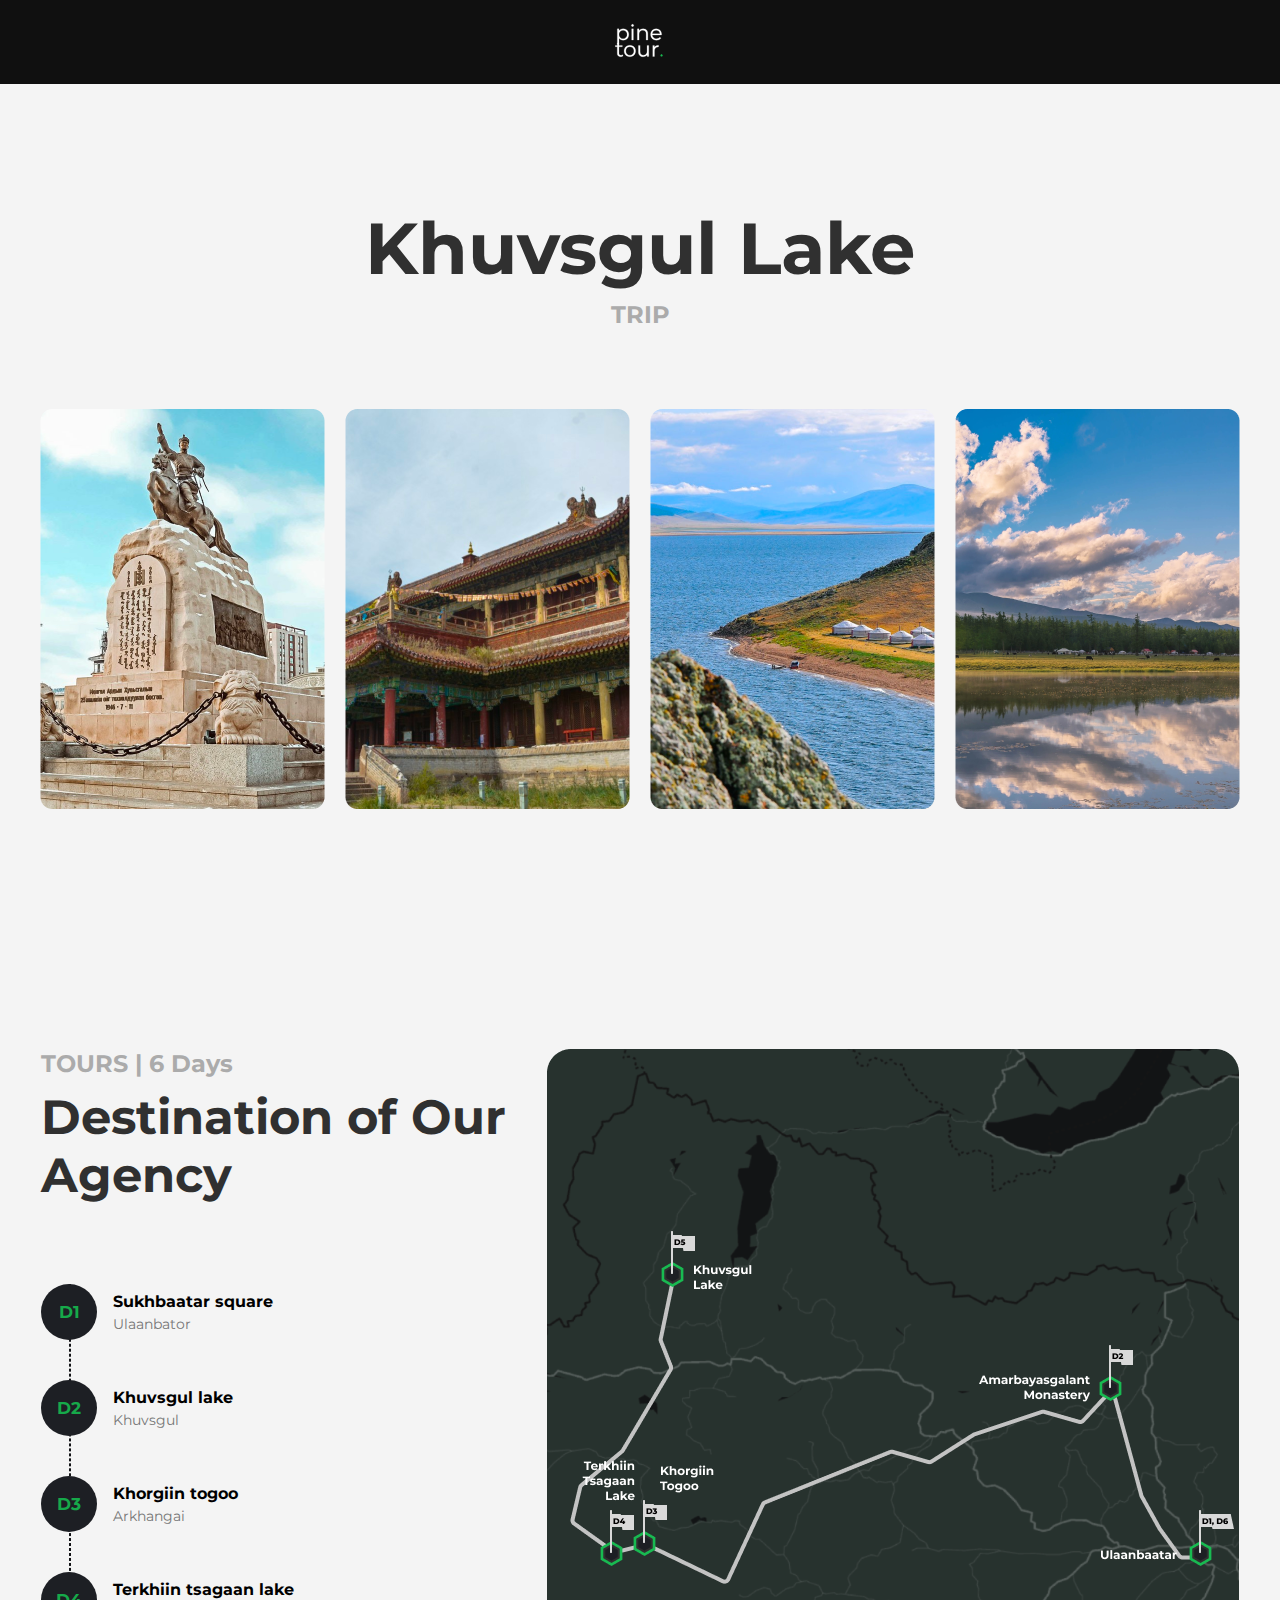
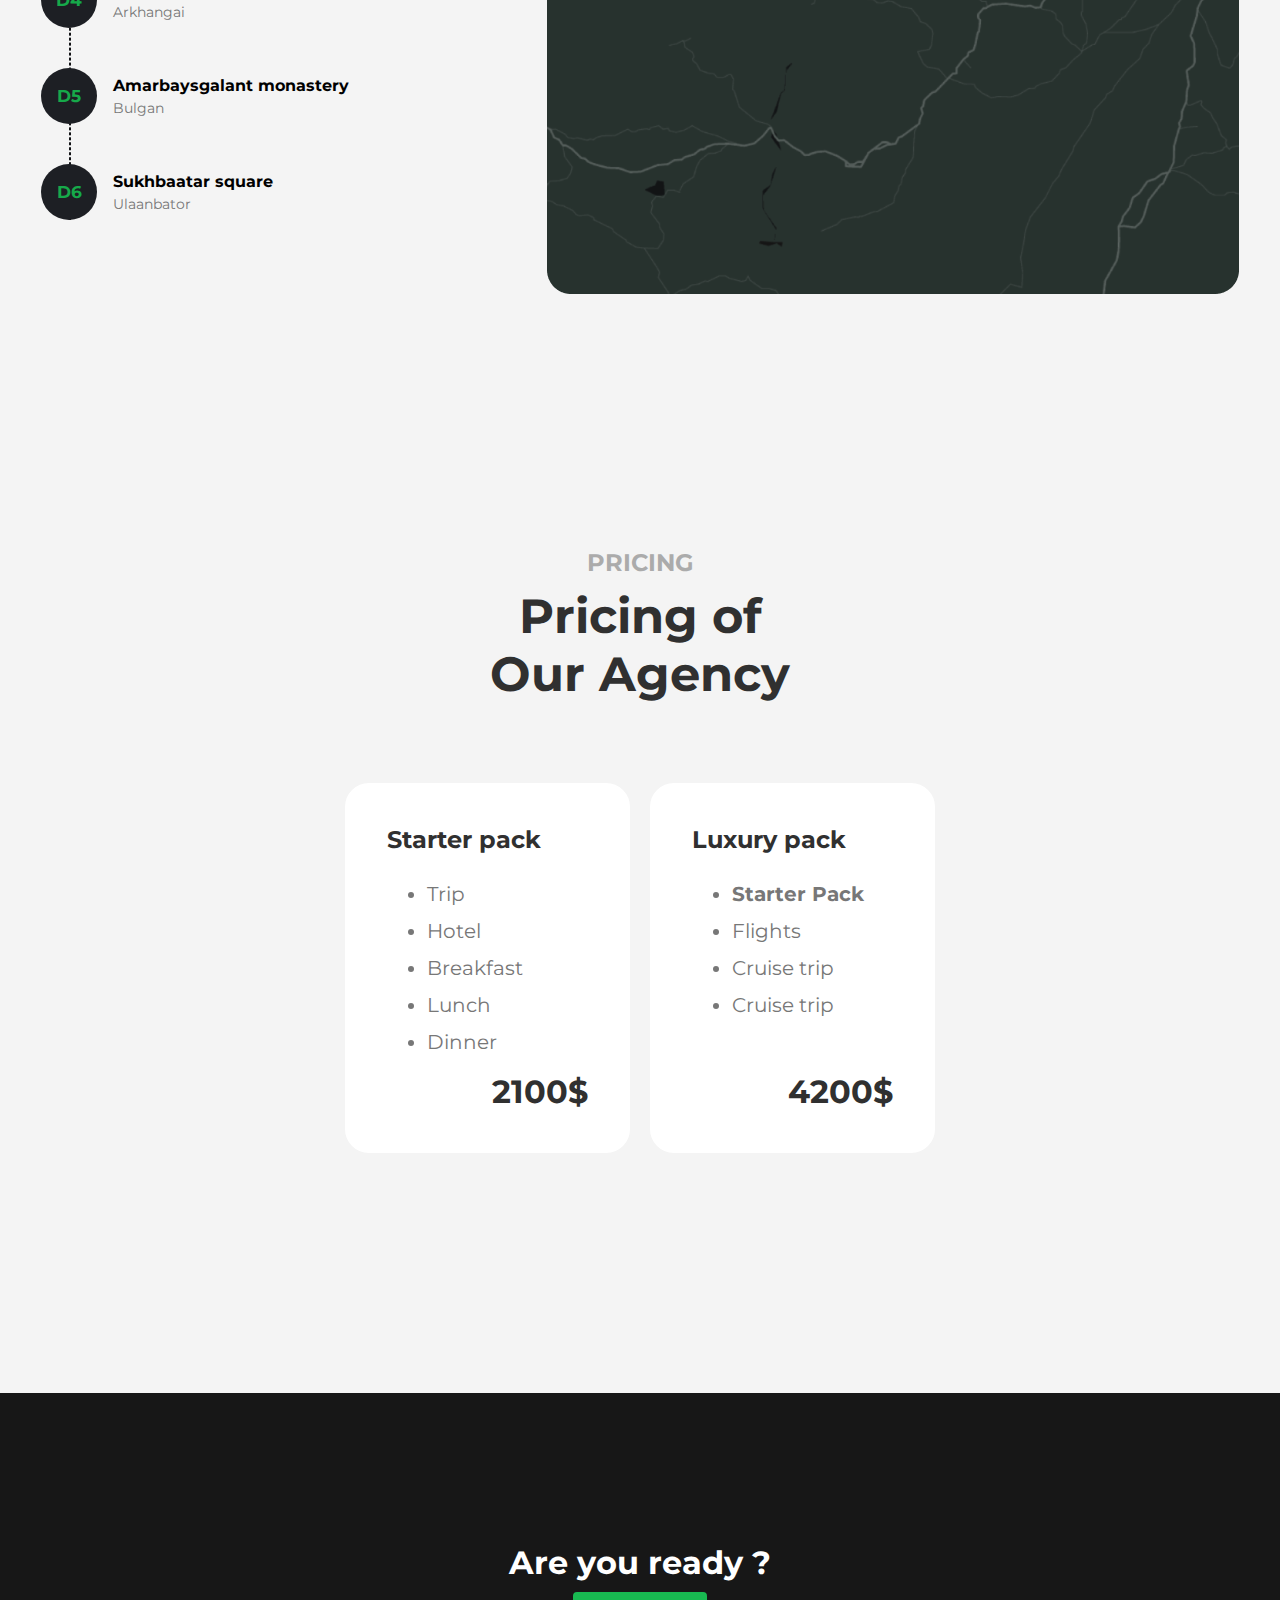
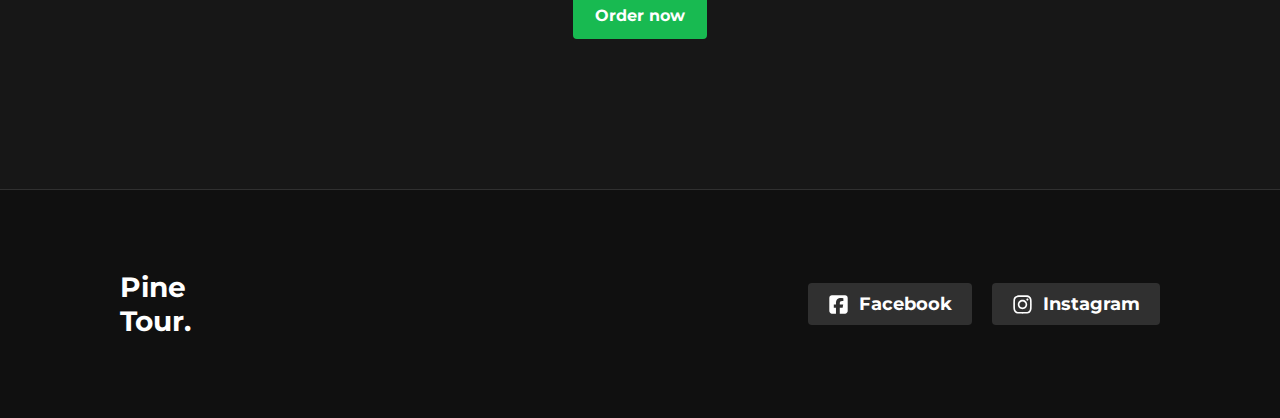
<file: pinetour/index.html>
<!DOCTYPE html>
<html lang="en">

<head>
  <meta charset="UTF-8" />
  <meta name="viewport" content="width=device-width, initial-scale=1.0" />
  <title>Document</title>

  <link rel="preconnect" href="https://fonts.googleapis.com" />
  <link rel="preconnect" href="https://fonts.gstatic.com" crossorigin />
  <link href="https://fonts.googleapis.com/css2?family=Montserrat:ital,wght@0,100..900;1,100..900&display=swap"
    rel="stylesheet" />

  <link rel="stylesheet" href="./assets/style.css" />
</head>

<body>
  <div class="header">
    <a href="#">
      <svg width="50" height="42" viewBox="0 0 50 42" fill="none" xmlns="http://www.w3.org/2000/svg">
        <path
          d="M5.49377 20.5406L5.49497 20.5413C6.28881 20.9842 7.1755 21.205 8.15278 21.205C9.22877 21.205 10.1935 20.9633 11.0444 20.478C11.9085 19.9933 12.5861 19.3223 13.0759 18.4666C13.5667 17.6093 13.8104 16.6117 13.8104 15.477C13.8104 14.3562 13.5666 13.3657 13.0761 12.5087C12.5864 11.639 11.9086 10.9677 11.0439 10.4966C10.1931 10.0115 9.22855 9.76997 8.15278 9.76997C7.16164 9.76997 6.26781 9.99056 5.47375 10.4336C4.8676 10.7719 4.35858 11.2305 3.94672 11.8081V9.97497V9.87497H3.84672H2.4043H2.3043V9.97497V25.074V25.174H2.4043H3.91036H4.01036V25.074V19.2324C4.41988 19.7705 4.91437 20.2069 5.49377 20.5406ZM16.6805 21V21.1H16.7805H18.2866H18.3866V21V9.97497V9.87497H18.2866H16.7805H16.6805V9.97497V21ZM25.3326 10.4766C24.7971 10.7852 24.3591 11.1756 24.0194 11.6474V9.97497V9.87497H23.9194H22.477H22.377V9.97497V21V21.1H22.477H23.9831H24.0831V21V15.204C24.0831 14.3762 24.2364 13.6793 24.538 13.109C24.8543 12.5238 25.2929 12.0835 25.8542 11.7853L25.855 11.7849C26.432 11.4721 27.1081 11.314 27.8861 11.314C28.9273 11.314 29.7186 11.6089 30.2747 12.1863L30.2747 12.1864L30.2764 12.188C30.8449 12.7509 31.1376 13.596 31.1376 14.742V21V21.1H31.2376H32.7437H32.8437V21V14.595C32.8437 13.5195 32.6438 12.6194 32.2372 11.9004C31.846 11.1835 31.2941 10.6509 30.5824 10.3055C29.8873 9.94736 29.0796 9.76997 28.1619 9.76997C27.0729 9.76997 26.1285 10.0041 25.3326 10.4766ZM38.4388 20.4783L38.4399 20.4789C39.3334 20.964 40.3685 21.205 41.5422 21.205C42.4447 21.205 43.2709 21.0489 44.0199 20.7353C44.7832 20.4216 45.4189 19.9643 45.9247 19.3634L45.9801 19.2976L45.9234 19.233L45.0749 18.267L44.9992 18.1808L44.9241 18.2675C44.5102 18.7457 44.0142 19.1001 43.4353 19.3321L43.4345 19.3325C42.8677 19.5652 42.2515 19.682 41.5846 19.682C40.7362 19.682 39.982 19.51 39.3194 19.1686C38.6706 18.8131 38.1611 18.3288 37.7889 17.7152C37.5054 17.2182 37.3334 16.66 37.2744 16.039H46.527H46.627V15.939V15.9385V15.938V15.9375V15.937V15.9365V15.936V15.9355V15.935V15.9345V15.9341V15.9336V15.9331V15.9326V15.9321V15.9316V15.9311V15.9306V15.9301V15.9296V15.9292V15.9287V15.9282V15.9277V15.9272V15.9267V15.9262V15.9257V15.9253V15.9248V15.9243V15.9238V15.9233V15.9228V15.9223V15.9218V15.9214V15.9209V15.9204V15.9199V15.9194V15.9189V15.9184V15.918V15.9175V15.917V15.9165V15.916V15.9155V15.915V15.9146V15.9141V15.9136V15.9131V15.9126V15.9121V15.9117V15.9112V15.9107V15.9102V15.9097V15.9092V15.9088V15.9083V15.9078V15.9073V15.9068V15.9064V15.9059V15.9054V15.9049V15.9044V15.9039V15.9035V15.903V15.9025V15.902V15.9015V15.9011V15.9006V15.9001V15.8996V15.8992V15.8987V15.8982V15.8977V15.8972V15.8968V15.8963V15.8958V15.8953V15.8948V15.8944V15.8939V15.8934V15.8929V15.8925V15.892V15.8915V15.891V15.8906V15.8901V15.8896V15.8891V15.8887V15.8882V15.8877V15.8872V15.8868V15.8863V15.8858V15.8853V15.8849V15.8844V15.8839V15.8834V15.883V15.8825V15.882V15.8815V15.8811V15.8806V15.8801V15.8796V15.8792V15.8787V15.8782V15.8778V15.8773V15.8768V15.8763V15.8759V15.8754V15.8749V15.8745V15.874V15.8735V15.8731V15.8726V15.8721V15.8716V15.8712V15.8707V15.8702V15.8698V15.8693V15.8688V15.8684V15.8679V15.8674V15.867V15.8665V15.866V15.8655V15.8651V15.8646V15.8641V15.8637V15.8632V15.8627V15.8623V15.8618V15.8613V15.8609V15.8604V15.86V15.8595V15.859V15.8586V15.8581V15.8576V15.8572V15.8567V15.8562V15.8558V15.8553V15.8548V15.8544V15.8539V15.8534V15.853V15.8525V15.8521V15.8516V15.8511V15.8507V15.8502V15.8497V15.8493V15.8488V15.8484V15.8479V15.8474V15.847V15.8465V15.8461V15.8456V15.8451V15.8447V15.8442V15.8438V15.8433V15.8428V15.8424V15.8419V15.8415V15.841V15.8405V15.8401V15.8396V15.8392V15.8387V15.8382V15.8378V15.8373V15.8369V15.8364V15.836V15.8355V15.835V15.8346V15.8341V15.8337V15.8332V15.8328V15.8323V15.8318V15.8314V15.8309V15.8305V15.83V15.8296V15.8291V15.8287V15.8282V15.8277V15.8273V15.8268V15.8264V15.8259V15.8255V15.825V15.8246V15.8241V15.8237V15.8232V15.8228V15.8223V15.8219V15.8214V15.8209V15.8205V15.82V15.8196V15.8191V15.8187V15.8182V15.8178V15.8173V15.8169V15.8164V15.816V15.8155V15.8151V15.8146V15.8142V15.8137V15.8133V15.8128V15.8124V15.8119V15.8115V15.811V15.8106V15.8101V15.8097V15.8092V15.8088V15.8084V15.8079V15.8075V15.807V15.8066V15.8061V15.8057V15.8052V15.8048V15.8043V15.8039V15.8034V15.803V15.8025V15.8021V15.8017V15.8012V15.8008V15.8003V15.7999V15.7994V15.799V15.7985V15.7981V15.7977V15.7972V15.7968V15.7963V15.7959V15.7954V15.795V15.7946V15.7941V15.7937V15.7932V15.7928V15.7923V15.7919V15.7915V15.791V15.7906V15.7901V15.7897V15.7893V15.7888V15.7884V15.7879V15.7875V15.7871V15.7866V15.7862V15.7857V15.7853V15.7849V15.7844V15.784V15.7835V15.7831V15.7827V15.7822V15.7818V15.7813V15.7809V15.7805V15.78V15.7796V15.7792V15.7787V15.7783V15.7778V15.7774V15.777V15.7765V15.7761V15.7757V15.7752V15.7748V15.7744V15.7739V15.7735V15.7731V15.7726V15.7722V15.7718V15.7713V15.7709V15.7704V15.77V15.7696V15.7691V15.7687V15.7683V15.7678V15.7674V15.767V15.7666V15.7661V15.7657V15.7653V15.7648V15.7644V15.764V15.7635V15.7631V15.7627V15.7622V15.7618V15.7614V15.7609V15.7605V15.7601V15.7597V15.7592V15.7588V15.7584V15.7579V15.7575V15.7571V15.7566V15.7562V15.7558V15.7554V15.7549V15.7545V15.7541V15.7536V15.7532V15.7528V15.7524V15.7519V15.7515V15.7511V15.7507V15.7502V15.7498V15.7494V15.749V15.7485V15.7481V15.7477V15.7472V15.7468V15.7464V15.746V15.7456V15.7451V15.7447V15.7443V15.7439V15.7434V15.743V15.7426V15.7422V15.7417V15.7413V15.7409V15.7405V15.74V15.7396V15.7392V15.7388V15.7384V15.7379V15.7375V15.7371V15.7367V15.7362V15.7358V15.7354V15.735V15.7346V15.7341V15.7337V15.7333V15.7329V15.7325V15.732V15.7316V15.7312V15.7308V15.7304V15.7299V15.7295V15.7291V15.7287V15.7283V15.7279V15.7274V15.727V15.7266V15.7262V15.7258V15.7253V15.7249V15.7245V15.7241V15.7237V15.7233V15.7228V15.7224V15.722V15.7216V15.7212V15.7208V15.7204V15.7199V15.7195V15.7191V15.7187V15.7183V15.7179V15.7175V15.717V15.7166V15.7162C46.6409 15.6311 46.6482 15.5512 46.6482 15.477C46.6482 14.3566 46.4118 13.3665 45.9357 12.5096C45.4606 11.6403 44.8044 10.9688 43.9679 10.4974C43.1449 10.0116 42.2009 9.76997 41.1391 9.76997C40.0902 9.76997 39.1393 10.0191 38.2887 10.5186C37.453 11.0036 36.7901 11.6744 36.3008 12.5293L36.3002 12.5304C35.8242 13.3872 35.5876 14.3703 35.5876 15.477C35.5876 16.5847 35.8388 17.5753 36.3435 18.4461L36.3439 18.4467C36.848 19.3025 37.547 19.9798 38.4388 20.4783ZM44.9978 14.726H37.2827C37.3452 14.1635 37.5008 13.653 37.7484 13.1934C38.0792 12.5794 38.5397 12.1032 39.1314 11.7626L39.0816 11.676L39.1315 11.7626C39.723 11.4221 40.3914 11.251 41.1391 11.251C41.9014 11.251 42.5693 11.4223 43.146 11.7621C43.7235 12.1025 44.1776 12.5788 44.5087 13.1934L44.5087 13.1934L44.51 13.1957C44.7723 13.6528 44.9353 14.1624 44.9978 14.726ZM10.1182 19.1702C9.51267 19.5106 8.82305 19.682 8.04672 19.682C7.27057 19.682 6.57365 19.5107 5.95364 19.17C5.34789 18.8153 4.86588 18.3248 4.50693 17.6965C4.16266 17.0552 3.98915 16.3163 3.98915 15.477C3.98915 14.6374 4.16275 13.9057 4.50671 13.2788C4.86583 12.6501 5.34816 12.1593 5.95439 11.8045C6.57432 11.45 7.27096 11.272 8.04672 11.272C8.82268 11.272 9.51201 11.4501 10.1174 11.8043C10.7241 12.1592 11.2067 12.6503 11.5659 13.2795C11.9237 13.9063 12.1043 14.6377 12.1043 15.477C12.1043 16.316 11.9238 17.0546 11.5657 17.6958C11.2066 18.3245 10.7243 18.8154 10.1182 19.1702ZM16.6889 7.29503C16.9206 7.52442 17.2078 7.63897 17.5441 7.63897C17.8924 7.63897 18.1813 7.52565 18.4006 7.29383C18.6315 7.06459 18.7472 6.78012 18.7472 6.44697C18.7472 6.12564 18.6299 5.85384 18.3969 5.63852C18.1648 5.42406 17.8782 5.31797 17.5441 5.31797C17.2084 5.31797 16.9217 5.43211 16.6902 5.6607C16.458 5.87583 16.3411 6.14723 16.3411 6.46797C16.3411 6.78912 16.4582 7.06657 16.6889 7.29503Z"
          fill="white" stroke="white" stroke-width="0.2" />
        <path
          d="M2.35527 23.9391H2.25527V24.0391V26.3751H0.361328H0.261328V26.4751V27.7141V27.8141H0.361328H2.25527V34.3921C2.25527 35.4328 2.54379 36.2525 3.1334 36.8361C3.7231 37.4199 4.55771 37.7051 5.62193 37.7051C6.06987 37.7051 6.50386 37.6407 6.92353 37.5118C7.36021 37.3821 7.73415 37.1793 8.04319 36.9026L8.09984 36.8518L8.0661 36.7837L7.53579 35.7127L7.47856 35.5971L7.38087 35.6813C6.96332 36.0414 6.43608 36.2241 5.79163 36.2241C5.18905 36.2241 4.73739 36.0552 4.42172 35.7302C4.11939 35.4044 3.96133 34.9352 3.96133 34.3081V27.8141H7.25527H7.35527V27.7141V26.4751V26.3751H7.25527H3.96133V24.0391V23.9391H3.86133H2.35527ZM11.9079 36.9777L11.9079 36.9777L11.9096 36.9786C12.7883 37.4635 13.7739 37.7051 14.8639 37.7051C15.9679 37.7051 16.9606 37.4636 17.8395 36.9786L17.8406 36.978C18.7184 36.4794 19.4031 35.8018 19.893 34.946C20.3976 34.0753 20.6488 33.0846 20.6488 31.9771C20.6488 30.856 20.3978 29.8651 19.8928 29.0078C19.4028 28.152 18.7179 27.4812 17.8398 26.9967C16.9745 26.5114 15.9816 26.2701 14.8639 26.2701C13.76 26.2701 12.7741 26.5116 11.909 26.9968C11.045 27.4815 10.3605 28.1521 9.85658 29.0073L9.94274 29.0581L9.85658 29.0073C9.35141 29.8647 9.10031 30.8557 9.10031 31.9771C9.10031 33.0848 9.35153 34.0754 9.85622 34.9462L9.85658 34.9468C10.3603 35.8018 11.0445 36.479 11.9079 36.9777ZM18.3827 34.1963L18.3823 34.1969C18.0375 34.8251 17.5625 35.3156 16.9565 35.6703C16.3514 36.0105 15.6547 36.1821 14.8639 36.1821C14.1021 36.1821 13.4195 36.0108 12.8137 35.6703C12.2075 35.3155 11.7253 34.8246 11.3662 34.1959C11.008 33.5547 10.8276 32.8161 10.8276 31.9771C10.8276 31.1234 11.0083 30.3851 11.3659 29.7586C11.725 29.1298 12.2072 28.6459 12.813 28.3052L12.813 28.3052L12.8144 28.3044C13.4199 27.9502 14.1092 27.7721 14.8852 27.7721C15.6611 27.7721 16.3505 27.9502 16.9558 28.3044L16.9573 28.3052C17.5628 28.6457 18.0375 29.1291 18.3823 29.7572L18.3831 29.7587C18.7409 30.3851 18.9215 31.1234 18.9215 31.9771C18.9215 32.8162 18.741 33.555 18.3827 34.1963ZM24.0025 35.553L24.0032 35.5543C24.4088 36.2714 24.975 36.8107 25.7004 37.1697C26.4237 37.5277 27.2667 37.7051 28.2266 37.7051C29.232 37.7051 30.1132 37.4774 30.8665 37.0185L30.867 37.0182C31.3805 36.7016 31.8036 36.3042 32.1357 35.8268V37.5001V37.6001H32.2357H33.6781H33.7781V37.5001V26.4751V26.3751H33.6781H32.1721H32.0721V26.4751V32.2501C32.0721 33.0778 31.9188 33.7824 31.6166 34.3671L31.6157 34.3688C31.3277 34.9526 30.9036 35.3994 30.3421 35.7114C29.7938 36.0098 29.1394 36.1611 28.3751 36.1611C27.3339 36.1611 26.535 35.8731 25.9645 35.3089C25.4094 34.732 25.1236 33.8722 25.1236 32.7121V26.4751V26.3751H25.0236H23.5175H23.4175V26.4751V32.8801C23.4175 33.9417 23.6105 34.8343 24.0025 35.553ZM37.7754 37.5001V37.6001H37.8754H39.3815H39.4815V37.5001V31.8721C39.4815 30.5866 39.8095 29.6137 40.451 28.9379L40.4516 28.9372C41.0936 28.2476 41.984 27.8981 43.136 27.8981C43.1843 27.8981 43.2328 27.9041 43.2818 27.9161L43.2936 27.9191H43.3057H43.3061H43.3064H43.3067H43.307H43.3074H43.3077H43.308H43.3084H43.3087H43.309H43.3094H43.3097H43.31H43.3104H43.3107H43.311H43.3114H43.3117H43.312H43.3124H43.3127H43.313H43.3134H43.3137H43.314H43.3144H43.3147H43.315H43.3153H43.3157H43.316H43.3163H43.3167H43.317H43.3173H43.3177H43.318H43.3183H43.3187H43.319H43.3193H43.3197H43.32H43.3203H43.3207H43.321H43.3213H43.3217H43.322H43.3223H43.3227H43.323H43.3233H43.3236H43.324H43.3243H43.3246H43.325H43.3253H43.3256H43.326H43.3263H43.3266H43.327H43.3273H43.3276H43.328H43.3283H43.3286H43.329H43.3293H43.3296H43.33H43.3303H43.3306H43.3309H43.3313H43.3316H43.3319H43.3323H43.3326H43.3329H43.3333H43.3336H43.3339H43.3343H43.3346H43.3349H43.3353H43.3356H43.3359H43.3363H43.3366H43.3369H43.3372H43.3376H43.3379H43.3382H43.3386H43.3389H43.3392H43.3396H43.3399H43.3402H43.3406H43.3409H43.3412H43.3416H43.3419H43.3422H43.3426H43.3429H43.3432H43.3436H43.3439H43.3442H43.3445H43.3449H43.3452H43.3455H43.3459H43.3462H43.3465H43.3469H43.3472H43.3475H43.3479H43.3482H43.3485H43.3489H43.3492H43.3495H43.3499H43.3502H43.3505H43.3508H43.3512H43.3515H43.3518H43.3522H43.3525H43.3528H43.3532H43.3535H43.3538H43.3542H43.3545H43.3548H43.3552H43.3555H43.3558H43.3562H43.3565H43.3568H43.3571H43.3575H43.3578H43.3581H43.3585H43.3588H43.3591H43.3595H43.3598H43.3601H43.3605H43.3608H43.3611H43.3615H43.3618H43.3621H43.3625H43.3628H43.3631H43.3634H43.3638H43.3641H43.3644H43.3648H43.3651H43.3654H43.3658H43.3661H43.3664H43.3668H43.3671H43.3674H43.3678H43.3681H43.3684H43.3688H43.3691H43.3694H43.3697H43.3701H43.3704H43.3707H43.3711H43.3714H43.3717H43.3721H43.3724H43.3727H43.3731H43.3734H43.3737H43.3741H43.3744H43.3747H43.375H43.3754H43.3757H43.376H43.3764H43.3767H43.377H43.3774H43.3777H43.378H43.3784H43.3787H43.379H43.3794H43.3797H43.38H43.3804H43.3807H43.381H43.3813H43.3817H43.382H43.3823H43.3827H43.383H43.3833H43.3837H43.384H43.3843H43.3847H43.385H43.3853H43.3857H43.386H43.3863H43.3867H43.387H43.3873H43.3876H43.388H43.3883H43.3886H43.389H43.3893H43.3896H43.39H43.3903H43.3906H43.391H43.3913H43.3916H43.392H43.3923H43.3926H43.3929H43.3933H43.3936H43.3939H43.3943H43.3946H43.3949H43.3953H43.3956H43.3959H43.3963H43.3966H43.3969H43.3973H43.3976H43.3979H43.3982H43.3986H43.3989H43.3992H43.3996H43.3999H43.4002H43.4006H43.4009H43.4012H43.4016H43.4019H43.4022H43.4026H43.4029H43.4032H43.4035H43.4039H43.4042H43.4045H43.4049H43.4052H43.4055H43.4059H43.4062H43.4065H43.4069H43.4072H43.4075H43.4079H43.4082H43.4085H43.4088H43.4092H43.4095H43.4098H43.4102H43.4105H43.4108H43.4112H43.4115H43.4118H43.4122H43.4125H43.4128H43.4132H43.4135H43.4138H43.4142H43.4145H43.4148H43.4151H43.4155H43.4158H43.4161H43.4165H43.4168H43.4171H43.4175H43.4178H43.4181H43.4185H43.4188H43.4191H43.4194H43.4198H43.4201H43.4204H43.4208H43.4211H43.4214H43.4218H43.4221H43.4224H43.4228H43.4231H43.4234H43.4238H43.4241H43.4244H43.4248H43.4251H43.4254H43.4257H43.4261H43.4264H43.4267H43.4271H43.4274H43.4277H43.4281H43.4284H43.4287H43.4291H43.4294H43.4297H43.43H43.4304H43.4307H43.431H43.4314H43.4317H43.432H43.4324H43.4327H43.433H43.4334H43.4337H43.434H43.4344H43.4347H43.435H43.4353H43.4357H43.436H43.4363H43.4367H43.437H43.4373H43.4377H43.438H43.4383H43.4387H43.439H43.4393H43.4397H43.44H43.4403H43.4406H43.441H43.4413H43.4416H43.442H43.4423H43.4426H43.443H43.4433H43.4436H43.444H43.4443H43.4446H43.445H43.4453H43.4456H43.4459H43.4463H43.4466H43.4469H43.4473H43.4476H43.4479H43.4483H43.4486H43.4489H43.4493H43.4496H43.4499H43.4503H43.4506H43.4509H43.4512H43.4516H43.4519H43.4522H43.4526H43.4529H43.4532H43.4536H43.4539H43.4542H43.4546H43.4549H43.4552H43.4556H43.4559H43.4562H43.4565H43.4569H43.4572H43.4575H43.4579H43.4582H43.4585H43.4589H43.4592H43.4595H43.4599H43.4602H43.4605H43.4608H43.4612H43.4615H43.4618H43.4622H43.4625H43.4628H43.4632H43.4635H43.4638H43.4642H43.4645H43.4648H43.4652H43.4655H43.4658H43.4661H43.4665H43.4668H43.4671H43.4675H43.4678H43.4681H43.4685H43.4688H43.4691H43.4695H43.4698H43.4701H43.4705H43.4708H43.4711H43.4714H43.4718H43.4721H43.4724H43.4728H43.4731H43.4734H43.4738H43.4741H43.4744H43.4748H43.4751H43.4754H43.5754V27.8191V26.3701V26.2701H43.4754C42.3734 26.2701 41.4423 26.4967 40.6876 26.9563C40.1565 27.2699 39.7332 27.6868 39.4178 28.2055V26.4751V26.3751H39.3178H37.8754H37.7754V26.4751V37.5001Z"
          fill="white" stroke="white" stroke-width="0.2" />
        <path
          d="M46.5364 37.6054C46.2251 37.6054 45.9565 37.4934 45.7303 37.2694C45.5182 37.0455 45.4121 36.7725 45.4121 36.4504C45.4121 36.1144 45.5182 35.8414 45.7303 35.6314C45.9565 35.4214 46.2251 35.3164 46.5364 35.3164C46.8474 35.3164 47.1091 35.4214 47.3212 35.6314C47.5474 35.8414 47.6606 36.1144 47.6606 36.4504C47.6606 36.7725 47.5474 37.0455 47.3212 37.2694C47.1091 37.4934 46.8474 37.6054 46.5364 37.6054Z"
          fill="#18BA51" />
      </svg>
    </a>
  </div>
  <div class="hero">
    <h1>Khuvsgul Lake</h1>
    <p>trip</p>
  </div>
  <div class="images">
    <img src="/pinetour/assets/image 27.png" alt="" />
    <img src="/pinetour/assets/image 26.png" alt="" />
    <img src="/pinetour/assets/image 25.png" alt="" />
    <img src="/pinetour/assets/image 28.png" alt="" />
  </div>
  <div class="container">
    <div class="trips">
      <div class="trip-details">
        <p>TOURS | 6 Days</p>
        <h2>Destination of Our Agency</h2>
        <ul>
          <li>
            <div class="trip-item-badge">D1</div>
            <div class="trip-item-details">
              <div class="trip-item-title">Sukhbaatar square</div>
              <div class="trip-item-location">Ulaanbator</div>
            </div>
          </li>
          <li>
            <div class="trip-item-badge">D2</div>
            <div class="trip-item-details">
              <div class="trip-item-title">Khuvsgul lake</div>
              <div class="trip-item-location">Khuvsgul</div>
            </div>
          </li>
          <li>
            <div class="trip-item-badge">D3</div>
            <div class="trip-item-details">
              <div class="trip-item-title">Khorgiin togoo</div>
              <div class="trip-item-location">Arkhangai</div>
            </div>
          </li>
          <li>
            <div class="trip-item-badge">D4</div>
            <div class="trip-item-details">
              <div class="trip-item-title">Terkhiin tsagaan lake</div>
              <div class="trip-item-location">Arkhangai</div>
            </div>
          </li>
          <li>
            <div class="trip-item-badge">D5</div>
            <div class="trip-item-details">
              <div class="trip-item-title">Amarbaysgalant monastery</div>
              <div class="trip-item-location">Bulgan</div>
            </div>
          </li>
          <li>
            <div class="trip-item-badge">D6</div>
            <div class="trip-item-details">
              <div class="trip-item-title">Sukhbaatar square</div>
              <div class="trip-item-location">Ulaanbator</div>
            </div>
          </li>
        </ul>
      </div>
      <div class="trip-img">
        <img src="/pinetour/assets/Group 26.png" alt="" />
      </div>
    </div>
  </div>
  <div class="price-section">
    <p>Pricing</p>
    <h2>
      Pricing of <br />
      Our Agency
    </h2>
    <div class="prices">
      <div class="price-card">
        <div class="price-card-title">Starter pack</div>
        <ul class="price-card-list">
          <li>Trip</li>
          <li>Hotel</li>
          <li>Breakfast</li>
          <li>Lunch</li>
          <li>Dinner</li>
        </ul>
        <div class="price-card-price">2100$</div>
      </div>
      <div class="price-card">
        <div class="price-card-title">Luxury pack</div>
        <ul class="price-card-list">
          <li><b>Starter Pack</b></li>
          <li>Flights</li>
          <li>Cruise trip</li>
          <li>Cruise trip</li>
        </ul>
        <div class="price-card-price">4200$</div>
      </div>
    </div>
  </div>

  <div class="footer">
    <div class="footer-top">
      <div class="title">Are you ready ?</div>
      <a class="btn" href="https://pinecone.mn/">Order now</a>
    </div>
    <div class="footer-bottom">
      <a href="#" class="footer-logo"> Pine Tour.</a>
      <div class="footer-social-buttons">
        <a href="#" class="btn" id="Facebook">
          <svg xmlns="http://www.w3.org/2000/svg" viewBox="0 0 448 512">
            <path fill="currentColor"
              d="M64 32C28.7 32 0 60.7 0 96V416c0 35.3 28.7 64 64 64h98.2V334.2H109.4V256h52.8V222.3c0-87.1 39.4-127.5 125-127.5c16.2 0 44.2 3.2 55.7 6.4V172c-6-.6-16.5-1-29.6-1c-42 0-58.2 15.9-58.2 57.2V256h83.6l-14.4 78.2H255V480H384c35.3 0 64-28.7 64-64V96c0-35.3-28.7-64-64-64H64z" />
          </svg>
          Facebook
        </a>
        <a href="#" class="btn" id="Instagram">
          <svg xmlns="http://www.w3.org/2000/svg" viewBox="0 0 448 512">
            <path fill="currentColor"
              d="M224.1 141c-63.6 0-114.9 51.3-114.9 114.9s51.3 114.9 114.9 114.9S339 319.5 339 255.9 287.7 141 224.1 141zm0 189.6c-41.1 0-74.7-33.5-74.7-74.7s33.5-74.7 74.7-74.7 74.7 33.5 74.7 74.7-33.6 74.7-74.7 74.7zm146.4-194.3c0 14.9-12 26.8-26.8 26.8-14.9 0-26.8-12-26.8-26.8s12-26.8 26.8-26.8 26.8 12 26.8 26.8zm76.1 27.2c-1.7-35.9-9.9-67.7-36.2-93.9-26.2-26.2-58-34.4-93.9-36.2-37-2.1-147.9-2.1-184.9 0-35.8 1.7-67.6 9.9-93.9 36.1s-34.4 58-36.2 93.9c-2.1 37-2.1 147.9 0 184.9 1.7 35.9 9.9 67.7 36.2 93.9s58 34.4 93.9 36.2c37 2.1 147.9 2.1 184.9 0 35.9-1.7 67.7-9.9 93.9-36.2 26.2-26.2 34.4-58 36.2-93.9 2.1-37 2.1-147.8 0-184.8zM398.8 388c-7.8 19.6-22.9 34.7-42.6 42.6-29.5 11.7-99.5 9-132.1 9s-102.7 2.6-132.1-9c-19.6-7.8-34.7-22.9-42.6-42.6-11.7-29.5-9-99.5-9-132.1s-2.6-102.7 9-132.1c7.8-19.6 22.9-34.7 42.6-42.6 29.5-11.7 99.5-9 132.1-9s102.7-2.6 132.1 9c19.6 7.8 34.7 22.9 42.6 42.6 11.7 29.5 9 99.5 9 132.1s2.7 102.7-9 132.1z" />
          </svg>
          Instagram
        </a>
      </div>
    </div>
  </div>
</body>

</html>
</file>
<file: pinetour/assets/style.css>
body {
  margin: 0;
  font-family: "Montserrat", sans-serif;
  background-color: #f4f4f4;
}
.header {
  background-color: #101010;
  padding: 19px 0;
  display: flex;
  justify-content: center;
  margin-bottom: 120px;
}
.hero {
  text-align: center;
  margin-bottom: 80px;
}
.hero h1 {
  color: #303030;
  font-size: 72px;
  margin: 0 0 8px 0;
}
.hero p {
  margin: 0;
  color: #ababab;
  font-size: 24px;
  font-weight: bold;
  text-transform: uppercase;
}
.images {
  display: flex;
  justify-content: center;
  gap: 20px;
  margin-bottom: 240px;
}
.container {
  width: 1198px;
  margin: 0 auto;
}
.trips {
  display: flex;
  justify-content: space-between;
  margin-bottom: 240px;
}
.trip-details p {
  color: #ababab;
  font-size: 24px;
  margin: 0;
  margin-bottom: 10px;
  font-weight: bold;
}
.trip-details h2 {
  color: #303030;
  font-size: 48px;
  margin: 0;
  margin-bottom: 80px;
  font-weight: bold;
}
.trip-details ul {
  display: flex;
  flex-direction: column;
  list-style-type: none;
  margin: 0;
  padding: 0;
  gap: 40px;
  position: relative;
}

.trip-details ul::before {
  content: "";
  border: 1px dashed #121316;
  position: absolute;
  top: 0;
  bottom: 0;
  left: 28px;
}

.trip-details ul li {
  display: flex;
  gap: 16px;
  align-items: center;
}
.trip-item-badge {
  width: 56px;
  height: 56px;
  background-color: #1d1f24;
  border-radius: 50%;
  font-weight: bold;
  color: #16a94a;
  font-size: 17px;
  display: flex;
  align-items: center;
  justify-content: center;
  z-index: 1;
}
.trip-item-title {
  color: #000000;
  font-size: 16px;
  font-weight: bold;
  margin-bottom: 4px;
}
.trip-item-location {
  color: #777777;
  font-size: 14px;
}
.price-section {
  display: flex;
  flex-direction: column;
  align-items: center;
  margin-bottom: 240px;
}
.price-section p {
  font-size: 24px;
  font-weight: bold;
  color: #ababab;
  margin: 0;
  margin: 10px;
  text-transform: uppercase;
}
.price-section h2 {
  font-size: 48px;
  color: #303030;
  margin: 0;
  margin-bottom: 80px;
  text-align: center;
}
.prices {
  display: flex;
  gap: 20px;
}
.price-card {
  border: 2px solid #fff;
  background-color: #fff;
  border-radius: 24px;
  padding: 40px;
  width: 285px;
  box-sizing: border-box;
  position: relative;
  height: 370px;
}
.price-card-title {
  color: #303030;
  font-size: 24px;
  font-weight: bold;
  margin: 0;
  margin-bottom: 28px;
}
.price-card-list {
  color: #777777;
  font-size: 20px;
  font-weight: 500px;
  margin: 0;
}
.price-card-list li {
  margin: 0;
  margin-bottom: 13px;
}

.price-card-price {
  color: #303030;
  font-size: 32px;
  font-weight: bold;
  position: absolute;
  right: 40px;
  bottom: 40px;
}
.price-card:hover {
  border: 2px solid #18ba51;
}

.footer-top {
  background-color: #171717;
  padding: 150px 0;
  text-align: center;
}

.footer-top .title {
  font-size: 32px;
  color: #fff;
  font-weight: bold;
  margin-bottom: 10px;
}

.footer-top .btn {
  background-color: #18ba51;
  color: #fff;
  font-weight: bold;
  padding: 12px 20px;
  display: inline-block;
  text-decoration: none;
  border-radius: 4px;
  border: 2px solid #18ba51;
  transition: all 0.3s;
}

.footer-top .btn:hover {
  background-color: transparent;
}

.footer-bottom {
  background-color: #101010;
  padding: 80px 120px;
  border-top: 1px solid #303030;
  display: flex;
  justify-content: space-between;
  align-items: center;
}
.footer-logo {
  width: 81px;
  font-weight: bold;
  color: #fff;
  font-size: 28px;
  text-decoration: none;
}

.footer-social-buttons {
  display: flex;
  gap: 20px;
}

.footer-bottom .btn {
  background-color: #303030;
  padding: 10px 20px;
  color: #fff;
  border-radius: 4px;
  font-size: 18px;
  font-weight: bold;
  text-decoration: none;
  display: flex;
  align-items: center;
  gap: 10px;
}

.footer-bottom .btn svg {
  width: 21px;
  height: 21px;
}

#Facebook:hover{
  transition: all 0.5s;
  background-color: blue;
}

#Instagram:hover{
  transition: all 0.5s;
  background-color: plum;
}
</file>
